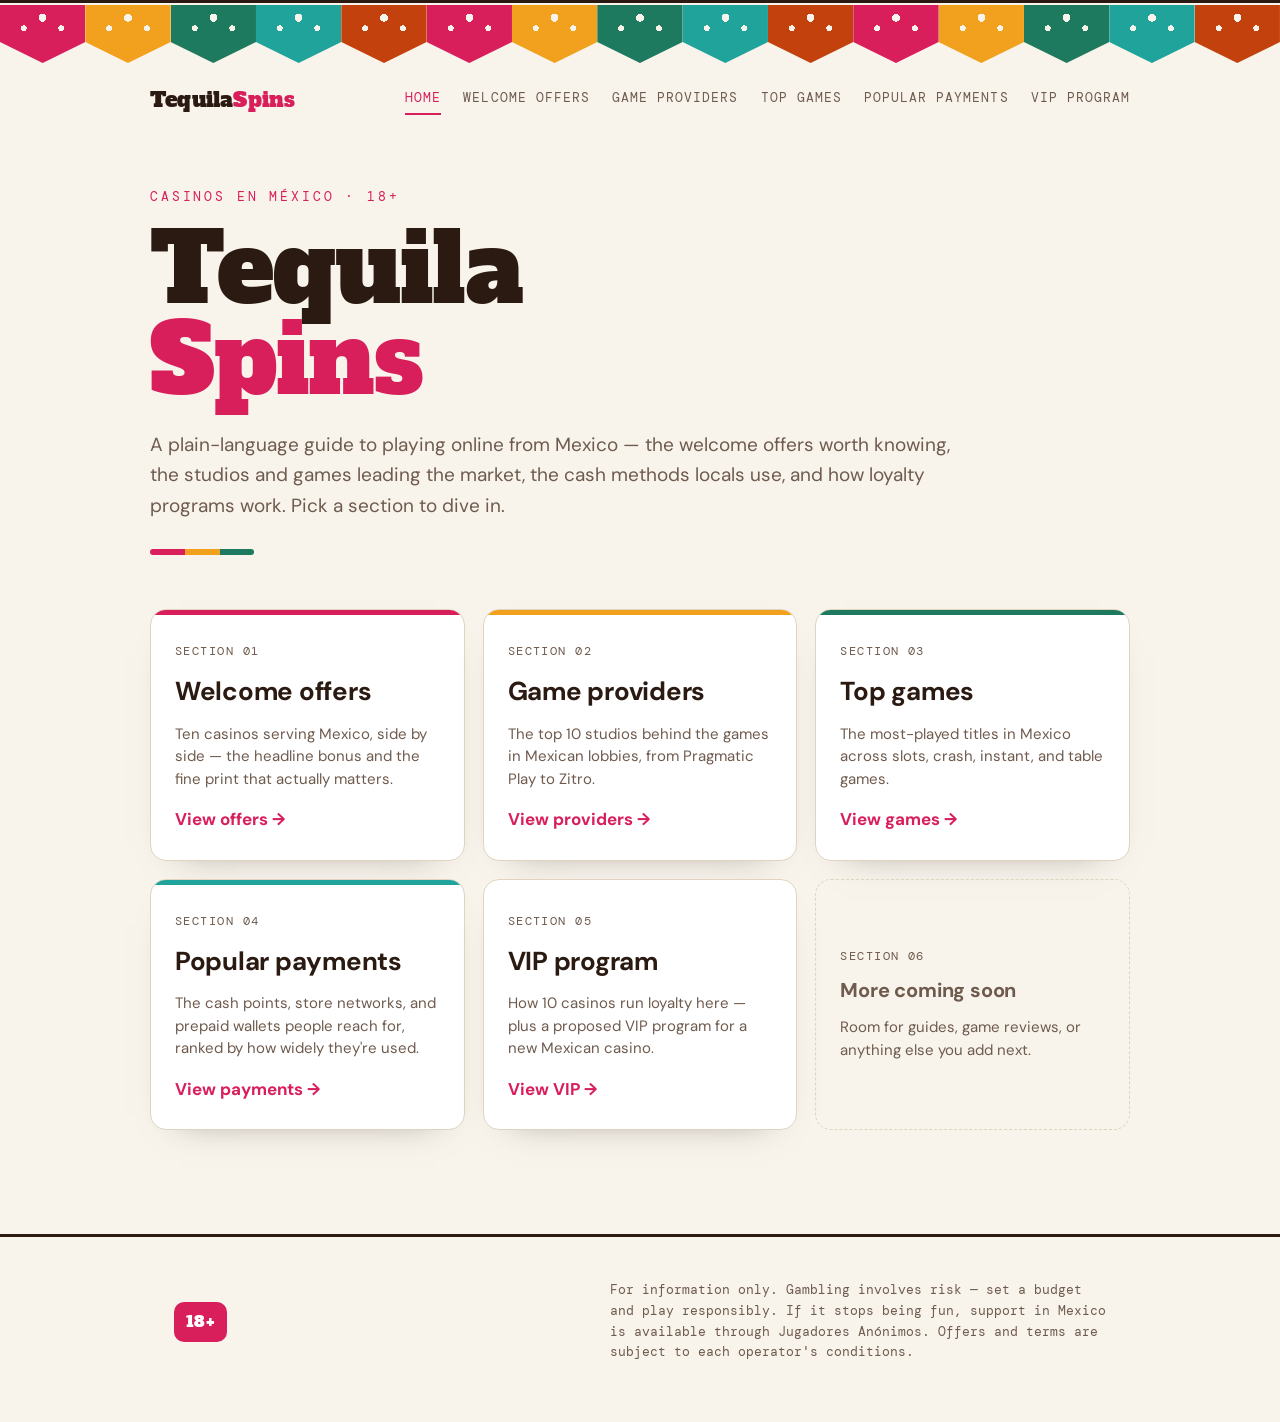
<file: index.html>
<!DOCTYPE html>
<html lang="en">
<head>
<meta charset="UTF-8">
<meta name="viewport" content="width=device-width, initial-scale=1.0">
<title>Tequila Spins · Casinos &amp; Payments in Mexico</title>
<link rel="preconnect" href="https://fonts.googleapis.com">
<link rel="preconnect" href="https://fonts.gstatic.com" crossorigin>
<link href="https://fonts.googleapis.com/css2?family=Alfa+Slab+One&family=DM+Sans:opsz,wght@9..40,400;9..40,500;9..40,700&family=DM+Mono:wght@400;500&display=swap" rel="stylesheet">
<link rel="stylesheet" href="styles.css">
</head>
<body>
<a href="#main" class="skip">Skip to content</a>

<div class="picado" aria-hidden="true">
  <span class="flag"></span><span class="flag"></span><span class="flag"></span>
  <span class="flag"></span><span class="flag"></span><span class="flag"></span>
  <span class="flag"></span><span class="flag"></span><span class="flag"></span>
  <span class="flag"></span><span class="flag"></span><span class="flag"></span>
  <span class="flag"></span><span class="flag"></span><span class="flag"></span>
</div>

<nav class="nav wrap" aria-label="Primary">
  <a class="brand" href="index.html">Tequila<span>Spins</span></a>
  <div class="links">
    <a href="index.html" aria-current="page">Home</a>
    <a href="welcome-offers.html">Welcome offers</a>
    <a href="game-providers.html">Game providers</a>
    <a href="top-games.html">Top games</a>
    <a href="popular-payments.html">Popular payments</a>
    <a href="vip-program.html">VIP program</a>
  </div>
</nav>

<header class="hero wrap">
  <p class="eyebrow">Casinos en México · 18+</p>
  <h1>Tequila<br><span class="accent">Spins</span></h1>
  <p class="lede">A plain-language guide to playing online from Mexico — the welcome offers worth knowing, the studios and games leading the market, the cash methods locals use, and how loyalty programs work. Pick a section to dive in.</p>
  <div class="rule" aria-hidden="true"></div>
</header>

<main id="main">
  <section class="section wrap" aria-label="Explore">
    <div class="hub">
      <a class="hub-card" href="welcome-offers.html">
        <span class="kicker">Section 01</span>
        <h2>Welcome offers</h2>
        <p>Ten casinos serving Mexico, side by side — the headline bonus and the fine print that actually matters.</p>
        <span class="go">View offers →</span>
      </a>

      <a class="hub-card" href="game-providers.html">
        <span class="kicker">Section 02</span>
        <h2>Game providers</h2>
        <p>The top 10 studios behind the games in Mexican lobbies, from Pragmatic Play to Zitro.</p>
        <span class="go">View providers →</span>
      </a>

      <a class="hub-card" href="top-games.html">
        <span class="kicker">Section 03</span>
        <h2>Top games</h2>
        <p>The most-played titles in Mexico across slots, crash, instant, and table games.</p>
        <span class="go">View games →</span>
      </a>

      <a class="hub-card" href="popular-payments.html">
        <span class="kicker">Section 04</span>
        <h2>Popular payments</h2>
        <p>The cash points, store networks, and prepaid wallets people reach for, ranked by how widely they're used.</p>
        <span class="go">View payments →</span>
      </a>

      <a class="hub-card" href="vip-program.html">
        <span class="kicker">Section 05</span>
        <h2>VIP program</h2>
        <p>How 10 casinos run loyalty here — plus a proposed VIP program for a new Mexican casino.</p>
        <span class="go">View VIP →</span>
      </a>

      <div class="hub-card hub-card--soon">
        <span class="kicker">Section 06</span>
        <h2>More coming soon</h2>
        <p>Room for guides, game reviews, or anything else you add next.</p>
      </div>
    </div>
  </section>
</main>

<footer>
  <div class="wrap foot-grid">
    <span class="badge18">18+</span>
    <p class="foot-text">For information only. Gambling involves risk — set a budget and play responsibly. If it stops being fun, support in Mexico is available through Jugadores Anónimos. Offers and terms are subject to each operator's conditions.</p>
  </div>
</footer>
</body>
</html>
</file>
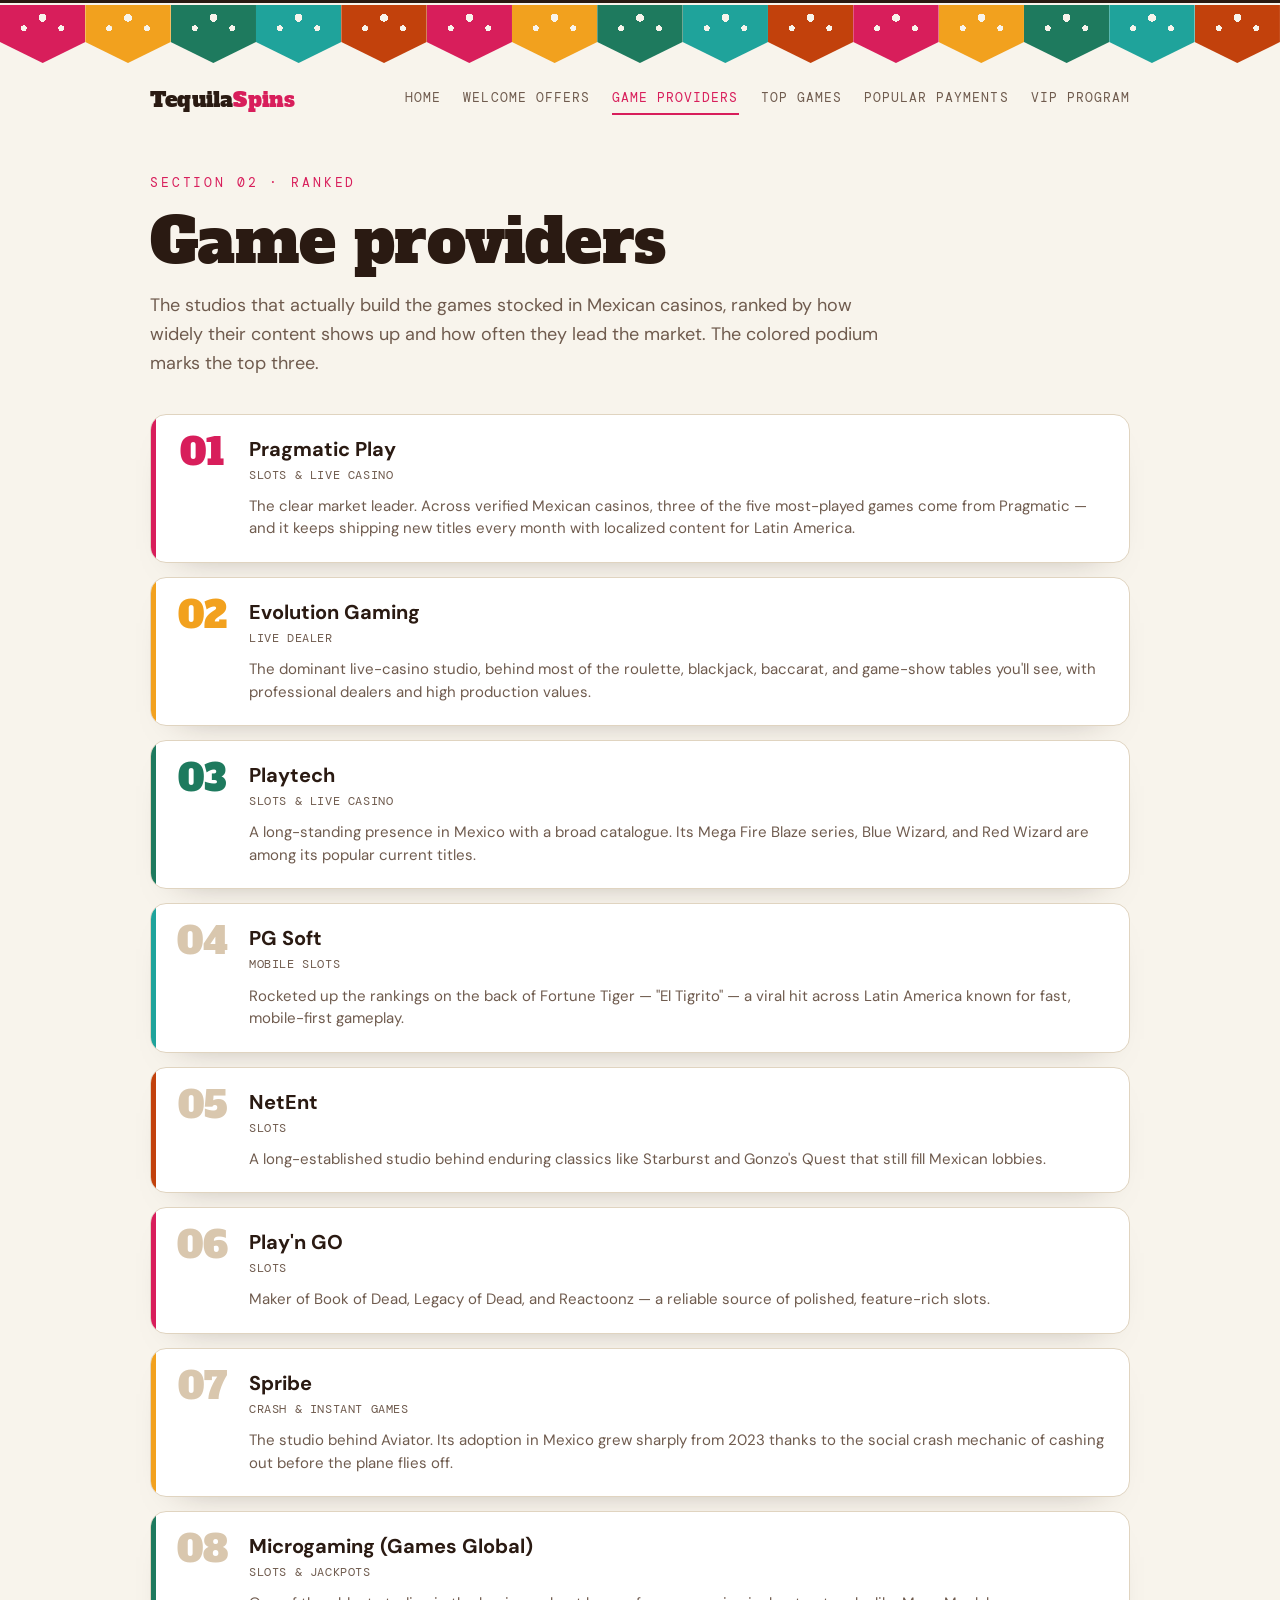
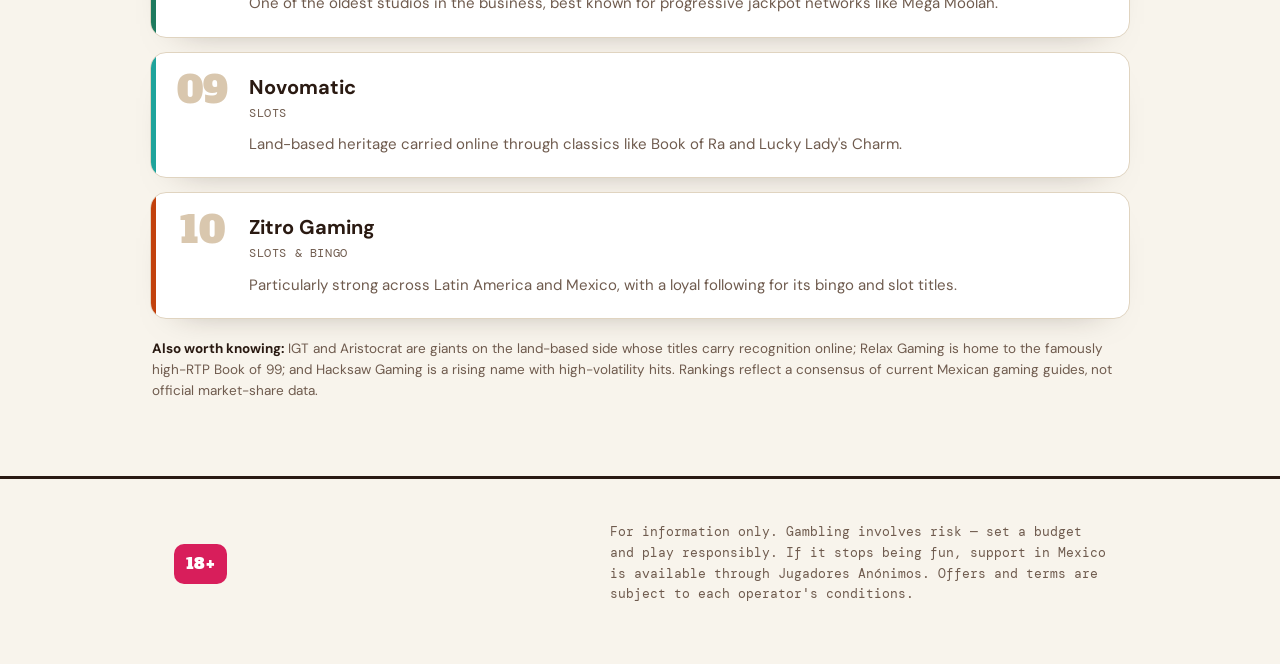
<file: game-providers.html>
<!DOCTYPE html>
<html lang="en">
<head>
<meta charset="UTF-8">
<meta name="viewport" content="width=device-width, initial-scale=1.0">
<title>Game Providers · Tequila Spins</title>
<link rel="preconnect" href="https://fonts.googleapis.com">
<link rel="preconnect" href="https://fonts.gstatic.com" crossorigin>
<link href="https://fonts.googleapis.com/css2?family=Alfa+Slab+One&family=DM+Sans:opsz,wght@9..40,400;9..40,500;9..40,700&family=DM+Mono:wght@400;500&display=swap" rel="stylesheet">
<link rel="stylesheet" href="styles.css">
</head>
<body>
<a href="#main" class="skip">Skip to content</a>

<div class="picado" aria-hidden="true">
  <span class="flag"></span><span class="flag"></span><span class="flag"></span>
  <span class="flag"></span><span class="flag"></span><span class="flag"></span>
  <span class="flag"></span><span class="flag"></span><span class="flag"></span>
  <span class="flag"></span><span class="flag"></span><span class="flag"></span>
  <span class="flag"></span><span class="flag"></span><span class="flag"></span>
</div>

<nav class="nav wrap" aria-label="Primary">
  <a class="brand" href="index.html">Tequila<span>Spins</span></a>
  <div class="links">
    <a href="index.html">Home</a>
    <a href="welcome-offers.html">Welcome offers</a>
    <a href="game-providers.html" aria-current="page">Game providers</a>
    <a href="top-games.html">Top games</a>
    <a href="popular-payments.html">Popular payments</a>
    <a href="vip-program.html">VIP program</a>
  </div>
</nav>

<header class="page-head wrap">
  <p class="eyebrow">Section 02 · ranked</p>
  <h1 class="page-title">Game providers</h1>
  <p class="lede">The studios that actually build the games stocked in Mexican casinos, ranked by how widely their content shows up and how often they lead the market. The colored podium marks the top three.</p>
</header>

<main id="main">
  <section class="section wrap">
    <ol class="ranklist" style="list-style:none;margin:0;padding:0;">
      <li class="rank-item">
        <span class="rank-num">01</span>
        <div class="rank-body">
          <h2 class="rank-name">Pragmatic Play</h2>
          <p class="rank-meta">Slots &amp; live casino</p>
          <p class="rank-desc">The clear market leader. Across verified Mexican casinos, three of the five most-played games come from Pragmatic — and it keeps shipping new titles every month with localized content for Latin America.</p>
        </div>
      </li>
      <li class="rank-item">
        <span class="rank-num">02</span>
        <div class="rank-body">
          <h2 class="rank-name">Evolution Gaming</h2>
          <p class="rank-meta">Live dealer</p>
          <p class="rank-desc">The dominant live-casino studio, behind most of the roulette, blackjack, baccarat, and game-show tables you'll see, with professional dealers and high production values.</p>
        </div>
      </li>
      <li class="rank-item">
        <span class="rank-num">03</span>
        <div class="rank-body">
          <h2 class="rank-name">Playtech</h2>
          <p class="rank-meta">Slots &amp; live casino</p>
          <p class="rank-desc">A long-standing presence in Mexico with a broad catalogue. Its Mega Fire Blaze series, Blue Wizard, and Red Wizard are among its popular current titles.</p>
        </div>
      </li>
      <li class="rank-item">
        <span class="rank-num">04</span>
        <div class="rank-body">
          <h2 class="rank-name">PG Soft</h2>
          <p class="rank-meta">Mobile slots</p>
          <p class="rank-desc">Rocketed up the rankings on the back of Fortune Tiger — "El Tigrito" — a viral hit across Latin America known for fast, mobile-first gameplay.</p>
        </div>
      </li>
      <li class="rank-item">
        <span class="rank-num">05</span>
        <div class="rank-body">
          <h2 class="rank-name">NetEnt</h2>
          <p class="rank-meta">Slots</p>
          <p class="rank-desc">A long-established studio behind enduring classics like Starburst and Gonzo's Quest that still fill Mexican lobbies.</p>
        </div>
      </li>
      <li class="rank-item">
        <span class="rank-num">06</span>
        <div class="rank-body">
          <h2 class="rank-name">Play'n GO</h2>
          <p class="rank-meta">Slots</p>
          <p class="rank-desc">Maker of Book of Dead, Legacy of Dead, and Reactoonz — a reliable source of polished, feature-rich slots.</p>
        </div>
      </li>
      <li class="rank-item">
        <span class="rank-num">07</span>
        <div class="rank-body">
          <h2 class="rank-name">Spribe</h2>
          <p class="rank-meta">Crash &amp; instant games</p>
          <p class="rank-desc">The studio behind Aviator. Its adoption in Mexico grew sharply from 2023 thanks to the social crash mechanic of cashing out before the plane flies off.</p>
        </div>
      </li>
      <li class="rank-item">
        <span class="rank-num">08</span>
        <div class="rank-body">
          <h2 class="rank-name">Microgaming (Games Global)</h2>
          <p class="rank-meta">Slots &amp; jackpots</p>
          <p class="rank-desc">One of the oldest studios in the business, best known for progressive jackpot networks like Mega Moolah.</p>
        </div>
      </li>
      <li class="rank-item">
        <span class="rank-num">09</span>
        <div class="rank-body">
          <h2 class="rank-name">Novomatic</h2>
          <p class="rank-meta">Slots</p>
          <p class="rank-desc">Land-based heritage carried online through classics like Book of Ra and Lucky Lady's Charm.</p>
        </div>
      </li>
      <li class="rank-item">
        <span class="rank-num">10</span>
        <div class="rank-body">
          <h2 class="rank-name">Zitro Gaming</h2>
          <p class="rank-meta">Slots &amp; bingo</p>
          <p class="rank-desc">Particularly strong across Latin America and Mexico, with a loyal following for its bingo and slot titles.</p>
        </div>
      </li>
    </ol>

    <p class="note"><b>Also worth knowing:</b> IGT and Aristocrat are giants on the land-based side whose titles carry recognition online; Relax Gaming is home to the famously high-RTP Book of 99; and Hacksaw Gaming is a rising name with high-volatility hits. Rankings reflect a consensus of current Mexican gaming guides, not official market-share data.</p>
  </section>
</main>

<footer>
  <div class="wrap foot-grid">
    <span class="badge18">18+</span>
    <p class="foot-text">For information only. Gambling involves risk — set a budget and play responsibly. If it stops being fun, support in Mexico is available through Jugadores Anónimos. Offers and terms are subject to each operator's conditions.</p>
  </div>
</footer>
</body>
</html>
</file>
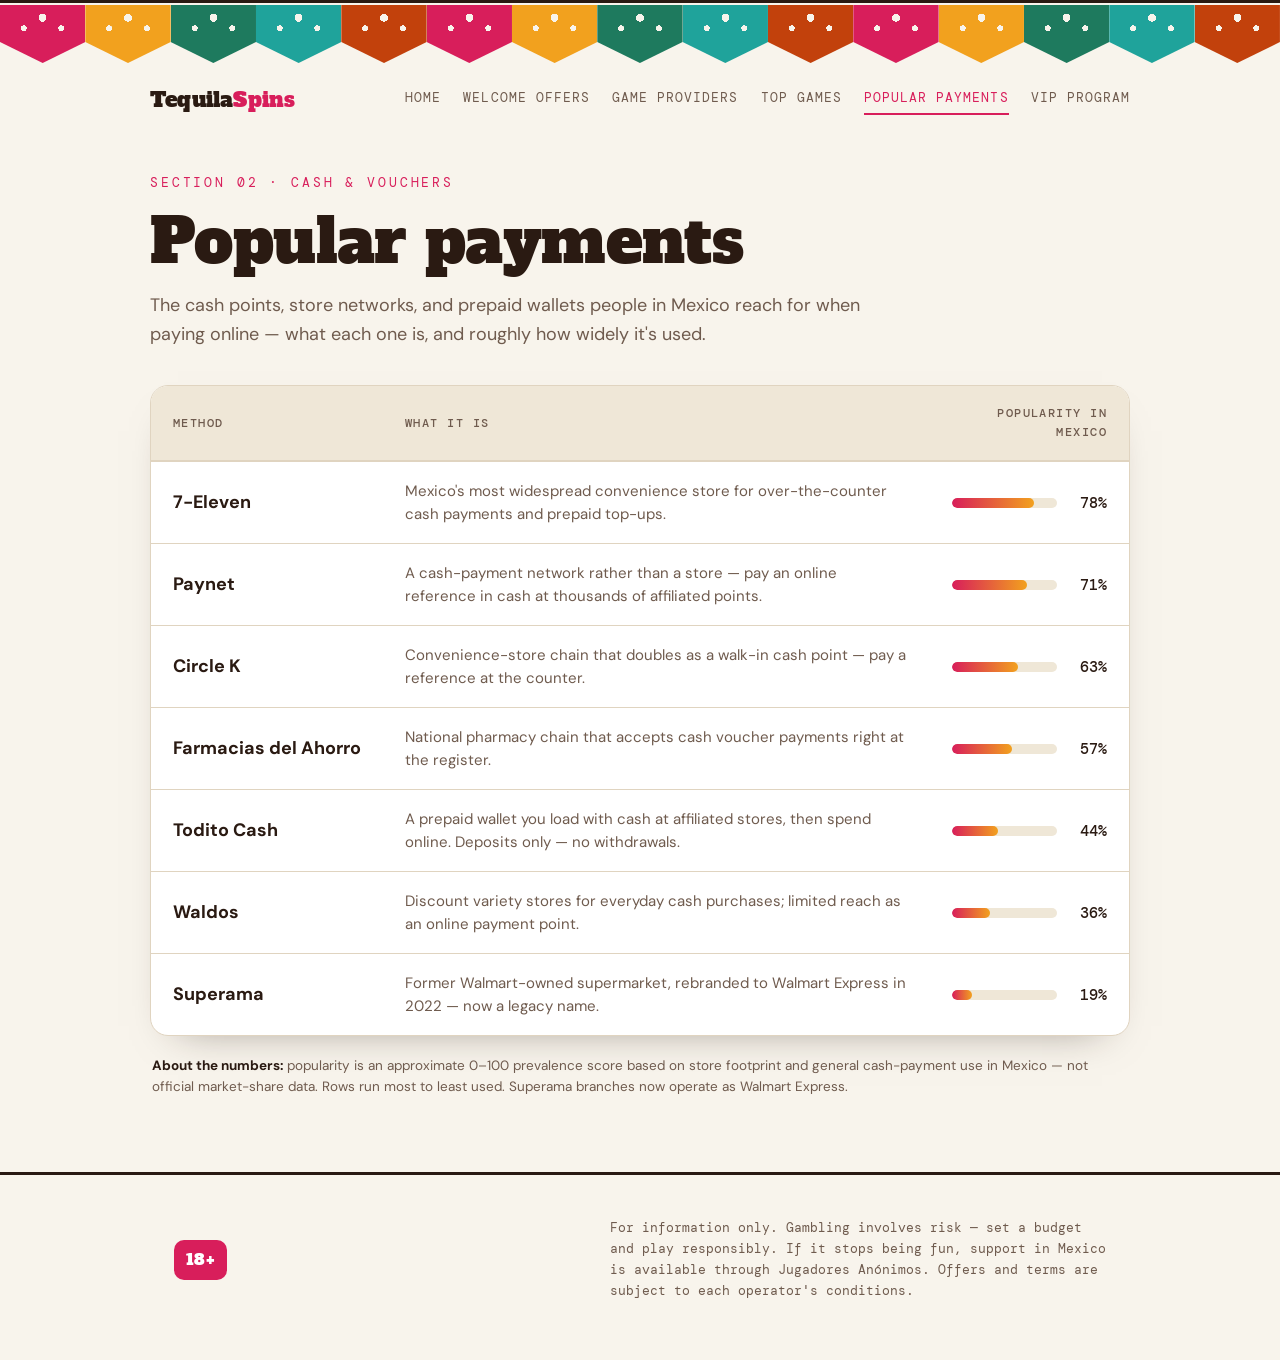
<file: popular-payments.html>
<!DOCTYPE html>
<html lang="en">
<head>
<meta charset="UTF-8">
<meta name="viewport" content="width=device-width, initial-scale=1.0">
<title>Popular Payments · Tequila Spins</title>
<link rel="preconnect" href="https://fonts.googleapis.com">
<link rel="preconnect" href="https://fonts.gstatic.com" crossorigin>
<link href="https://fonts.googleapis.com/css2?family=Alfa+Slab+One&family=DM+Sans:opsz,wght@9..40,400;9..40,500;9..40,700&family=DM+Mono:wght@400;500&display=swap" rel="stylesheet">
<link rel="stylesheet" href="styles.css">
</head>
<body>
<a href="#main" class="skip">Skip to content</a>

<div class="picado" aria-hidden="true">
  <span class="flag"></span><span class="flag"></span><span class="flag"></span>
  <span class="flag"></span><span class="flag"></span><span class="flag"></span>
  <span class="flag"></span><span class="flag"></span><span class="flag"></span>
  <span class="flag"></span><span class="flag"></span><span class="flag"></span>
  <span class="flag"></span><span class="flag"></span><span class="flag"></span>
</div>

<nav class="nav wrap" aria-label="Primary">
  <a class="brand" href="index.html">Tequila<span>Spins</span></a>
  <div class="links">
    <a href="index.html">Home</a>
    <a href="welcome-offers.html">Welcome offers</a>
    <a href="game-providers.html">Game providers</a>
    <a href="top-games.html">Top games</a>
    <a href="popular-payments.html" aria-current="page">Popular payments</a>
    <a href="vip-program.html">VIP program</a>
  </div>
</nav>

<header class="page-head wrap">
  <p class="eyebrow">Section 02 · cash &amp; vouchers</p>
  <h1 class="page-title">Popular payments</h1>
  <p class="lede">The cash points, store networks, and prepaid wallets people in Mexico reach for when paying online — what each one is, and roughly how widely it's used.</p>
</header>

<main id="main">
  <section class="section wrap">
    <div class="card">
      <table>
        <thead>
          <tr>
            <th scope="col">Method</th>
            <th scope="col">What it is</th>
            <th scope="col">Popularity in Mexico</th>
          </tr>
        </thead>
        <tbody>
          <tr>
            <td class="method">7-Eleven</td>
            <td class="pdesc">Mexico's most widespread convenience store for over-the-counter cash payments and prepaid top-ups.</td>
            <td class="pop"><div class="pop-inner"><span class="bar"><span class="bar__fill" style="--pct:78%"></span></span><span class="pct">78%</span></div></td>
          </tr>
          <tr>
            <td class="method">Paynet</td>
            <td class="pdesc">A cash-payment network rather than a store — pay an online reference in cash at thousands of affiliated points.</td>
            <td class="pop"><div class="pop-inner"><span class="bar"><span class="bar__fill" style="--pct:71%"></span></span><span class="pct">71%</span></div></td>
          </tr>
          <tr>
            <td class="method">Circle K</td>
            <td class="pdesc">Convenience-store chain that doubles as a walk-in cash point — pay a reference at the counter.</td>
            <td class="pop"><div class="pop-inner"><span class="bar"><span class="bar__fill" style="--pct:63%"></span></span><span class="pct">63%</span></div></td>
          </tr>
          <tr>
            <td class="method">Farmacias del Ahorro</td>
            <td class="pdesc">National pharmacy chain that accepts cash voucher payments right at the register.</td>
            <td class="pop"><div class="pop-inner"><span class="bar"><span class="bar__fill" style="--pct:57%"></span></span><span class="pct">57%</span></div></td>
          </tr>
          <tr>
            <td class="method">Todito Cash</td>
            <td class="pdesc">A prepaid wallet you load with cash at affiliated stores, then spend online. Deposits only — no withdrawals.</td>
            <td class="pop"><div class="pop-inner"><span class="bar"><span class="bar__fill" style="--pct:44%"></span></span><span class="pct">44%</span></div></td>
          </tr>
          <tr>
            <td class="method">Waldos</td>
            <td class="pdesc">Discount variety stores for everyday cash purchases; limited reach as an online payment point.</td>
            <td class="pop"><div class="pop-inner"><span class="bar"><span class="bar__fill" style="--pct:36%"></span></span><span class="pct">36%</span></div></td>
          </tr>
          <tr>
            <td class="method">Superama</td>
            <td class="pdesc">Former Walmart-owned supermarket, rebranded to Walmart Express in 2022 — now a legacy name.</td>
            <td class="pop"><div class="pop-inner"><span class="bar"><span class="bar__fill" style="--pct:19%"></span></span><span class="pct">19%</span></div></td>
          </tr>
        </tbody>
      </table>
    </div>

    <p class="note"><b>About the numbers:</b> popularity is an approximate 0–100 prevalence score based on store footprint and general cash-payment use in Mexico — not official market-share data. Rows run most to least used. Superama branches now operate as Walmart Express.</p>
  </section>
</main>

<footer>
  <div class="wrap foot-grid">
    <span class="badge18">18+</span>
    <p class="foot-text">For information only. Gambling involves risk — set a budget and play responsibly. If it stops being fun, support in Mexico is available through Jugadores Anónimos. Offers and terms are subject to each operator's conditions.</p>
  </div>
</footer>

<script>
  window.addEventListener('load', function(){
    requestAnimationFrame(function(){ document.body.classList.add('is-loaded'); });
  });
</script>
</body>
</html>
</file>
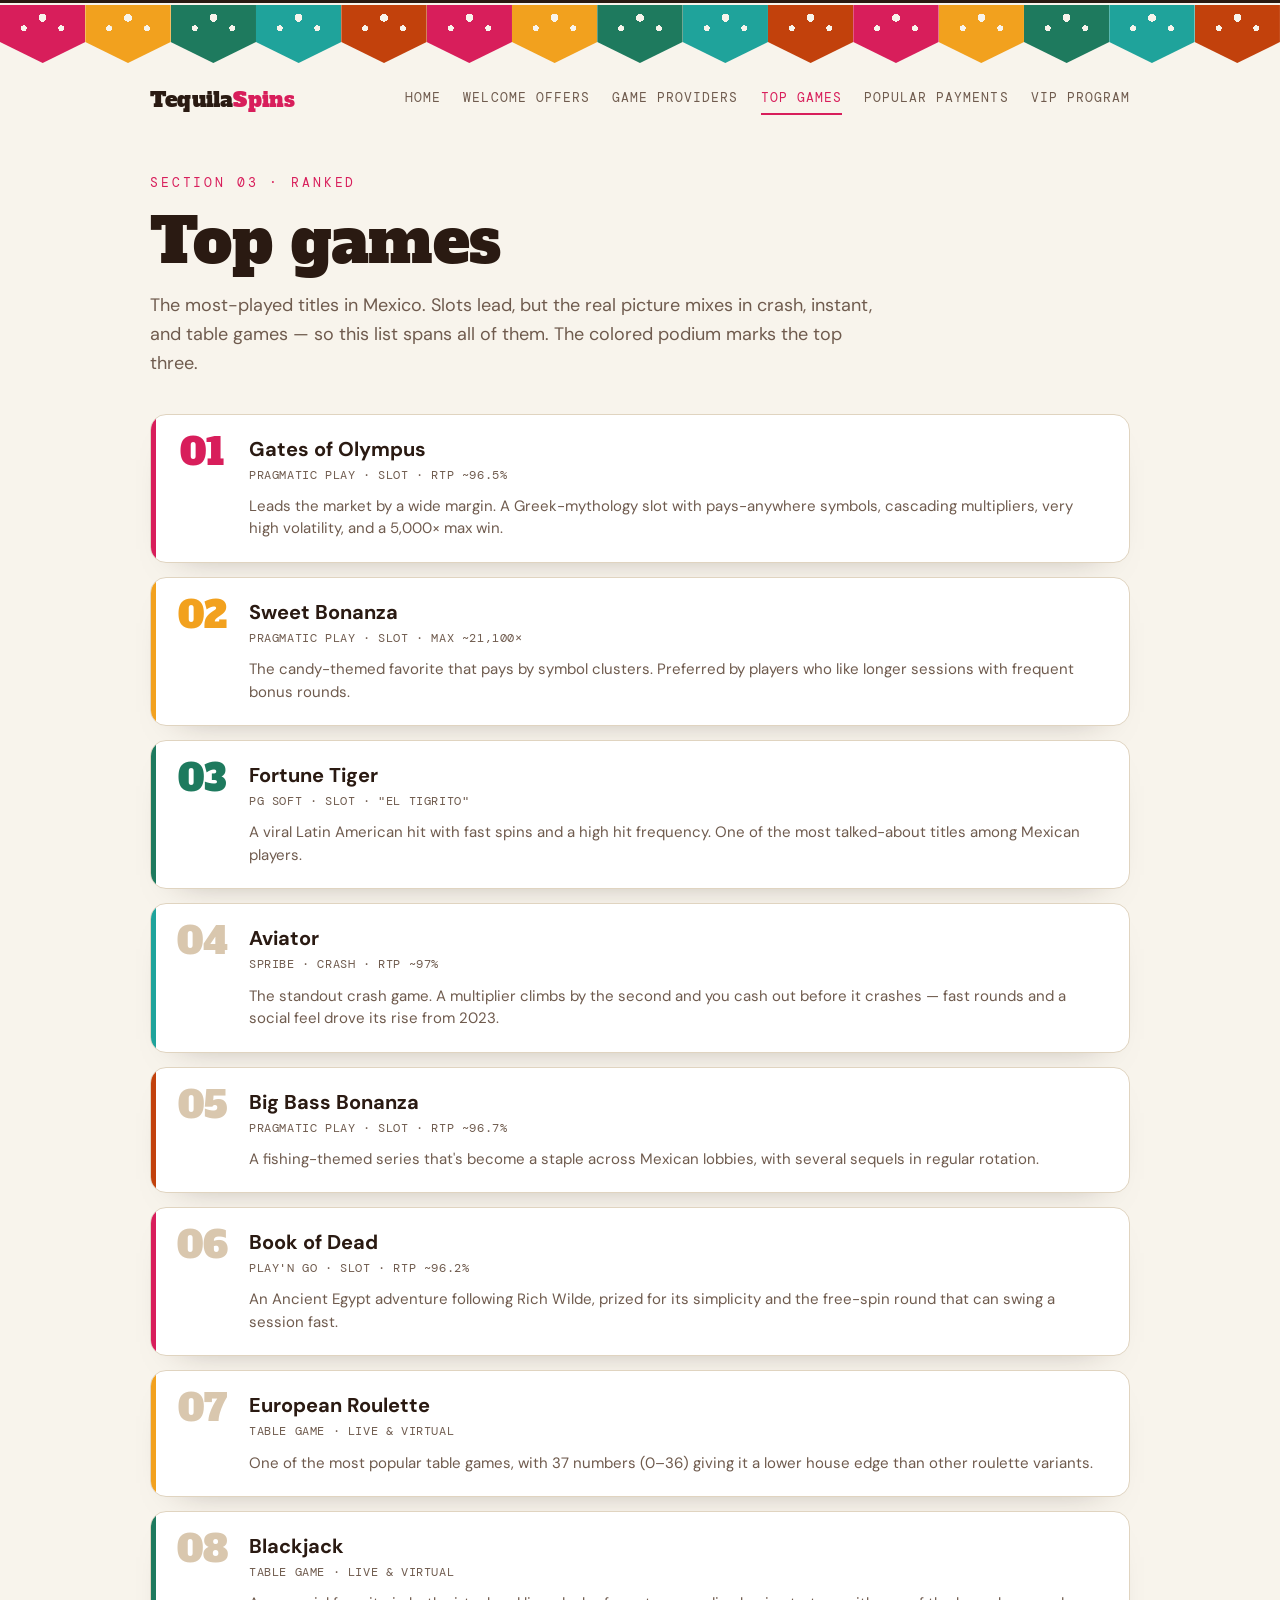
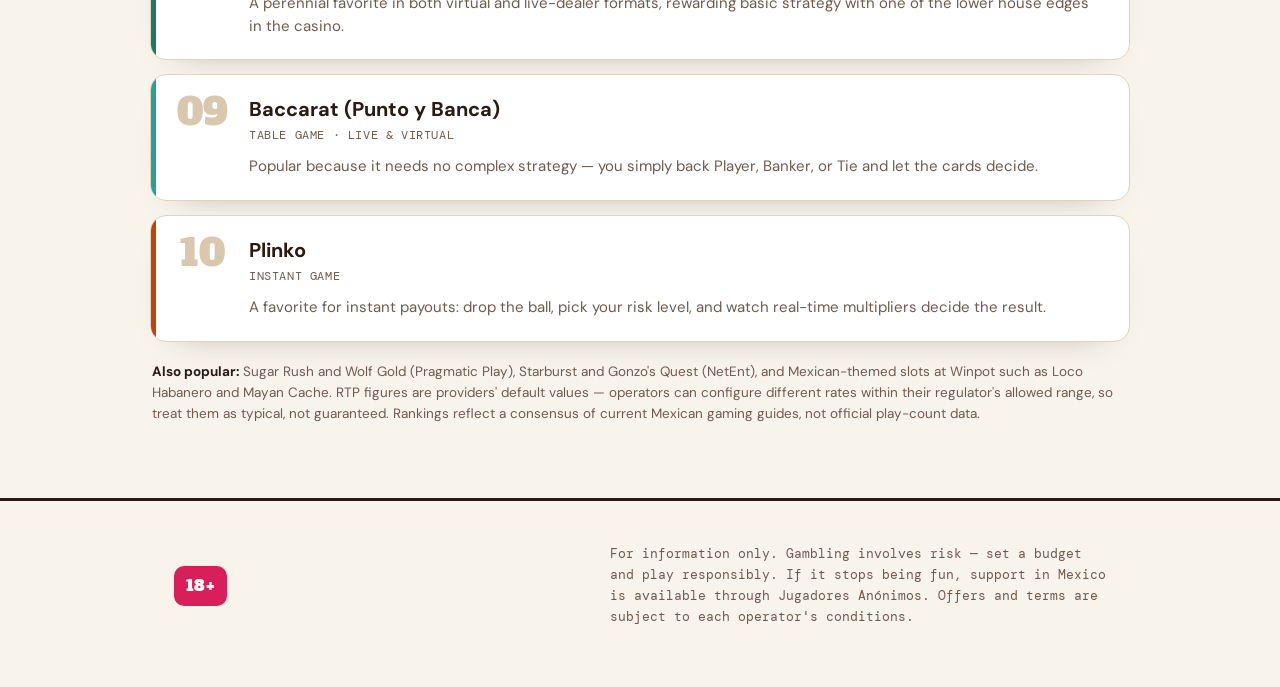
<file: top-games.html>
<!DOCTYPE html>
<html lang="en">
<head>
<meta charset="UTF-8">
<meta name="viewport" content="width=device-width, initial-scale=1.0">
<title>Top Games · Tequila Spins</title>
<link rel="preconnect" href="https://fonts.googleapis.com">
<link rel="preconnect" href="https://fonts.gstatic.com" crossorigin>
<link href="https://fonts.googleapis.com/css2?family=Alfa+Slab+One&family=DM+Sans:opsz,wght@9..40,400;9..40,500;9..40,700&family=DM+Mono:wght@400;500&display=swap" rel="stylesheet">
<link rel="stylesheet" href="styles.css">
</head>
<body>
<a href="#main" class="skip">Skip to content</a>

<div class="picado" aria-hidden="true">
  <span class="flag"></span><span class="flag"></span><span class="flag"></span>
  <span class="flag"></span><span class="flag"></span><span class="flag"></span>
  <span class="flag"></span><span class="flag"></span><span class="flag"></span>
  <span class="flag"></span><span class="flag"></span><span class="flag"></span>
  <span class="flag"></span><span class="flag"></span><span class="flag"></span>
</div>

<nav class="nav wrap" aria-label="Primary">
  <a class="brand" href="index.html">Tequila<span>Spins</span></a>
  <div class="links">
    <a href="index.html">Home</a>
    <a href="welcome-offers.html">Welcome offers</a>
    <a href="game-providers.html">Game providers</a>
    <a href="top-games.html" aria-current="page">Top games</a>
    <a href="popular-payments.html">Popular payments</a>
    <a href="vip-program.html">VIP program</a>
  </div>
</nav>

<header class="page-head wrap">
  <p class="eyebrow">Section 03 · ranked</p>
  <h1 class="page-title">Top games</h1>
  <p class="lede">The most-played titles in Mexico. Slots lead, but the real picture mixes in crash, instant, and table games — so this list spans all of them. The colored podium marks the top three.</p>
</header>

<main id="main">
  <section class="section wrap">
    <ol class="ranklist" style="list-style:none;margin:0;padding:0;">
      <li class="rank-item">
        <span class="rank-num">01</span>
        <div class="rank-body">
          <h2 class="rank-name">Gates of Olympus</h2>
          <p class="rank-meta">Pragmatic Play · Slot · RTP ~96.5%</p>
          <p class="rank-desc">Leads the market by a wide margin. A Greek-mythology slot with pays-anywhere symbols, cascading multipliers, very high volatility, and a 5,000× max win.</p>
        </div>
      </li>
      <li class="rank-item">
        <span class="rank-num">02</span>
        <div class="rank-body">
          <h2 class="rank-name">Sweet Bonanza</h2>
          <p class="rank-meta">Pragmatic Play · Slot · max ~21,100×</p>
          <p class="rank-desc">The candy-themed favorite that pays by symbol clusters. Preferred by players who like longer sessions with frequent bonus rounds.</p>
        </div>
      </li>
      <li class="rank-item">
        <span class="rank-num">03</span>
        <div class="rank-body">
          <h2 class="rank-name">Fortune Tiger</h2>
          <p class="rank-meta">PG Soft · Slot · "El Tigrito"</p>
          <p class="rank-desc">A viral Latin American hit with fast spins and a high hit frequency. One of the most talked-about titles among Mexican players.</p>
        </div>
      </li>
      <li class="rank-item">
        <span class="rank-num">04</span>
        <div class="rank-body">
          <h2 class="rank-name">Aviator</h2>
          <p class="rank-meta">Spribe · Crash · RTP ~97%</p>
          <p class="rank-desc">The standout crash game. A multiplier climbs by the second and you cash out before it crashes — fast rounds and a social feel drove its rise from 2023.</p>
        </div>
      </li>
      <li class="rank-item">
        <span class="rank-num">05</span>
        <div class="rank-body">
          <h2 class="rank-name">Big Bass Bonanza</h2>
          <p class="rank-meta">Pragmatic Play · Slot · RTP ~96.7%</p>
          <p class="rank-desc">A fishing-themed series that's become a staple across Mexican lobbies, with several sequels in regular rotation.</p>
        </div>
      </li>
      <li class="rank-item">
        <span class="rank-num">06</span>
        <div class="rank-body">
          <h2 class="rank-name">Book of Dead</h2>
          <p class="rank-meta">Play'n GO · Slot · RTP ~96.2%</p>
          <p class="rank-desc">An Ancient Egypt adventure following Rich Wilde, prized for its simplicity and the free-spin round that can swing a session fast.</p>
        </div>
      </li>
      <li class="rank-item">
        <span class="rank-num">07</span>
        <div class="rank-body">
          <h2 class="rank-name">European Roulette</h2>
          <p class="rank-meta">Table game · live &amp; virtual</p>
          <p class="rank-desc">One of the most popular table games, with 37 numbers (0–36) giving it a lower house edge than other roulette variants.</p>
        </div>
      </li>
      <li class="rank-item">
        <span class="rank-num">08</span>
        <div class="rank-body">
          <h2 class="rank-name">Blackjack</h2>
          <p class="rank-meta">Table game · live &amp; virtual</p>
          <p class="rank-desc">A perennial favorite in both virtual and live-dealer formats, rewarding basic strategy with one of the lower house edges in the casino.</p>
        </div>
      </li>
      <li class="rank-item">
        <span class="rank-num">09</span>
        <div class="rank-body">
          <h2 class="rank-name">Baccarat (Punto y Banca)</h2>
          <p class="rank-meta">Table game · live &amp; virtual</p>
          <p class="rank-desc">Popular because it needs no complex strategy — you simply back Player, Banker, or Tie and let the cards decide.</p>
        </div>
      </li>
      <li class="rank-item">
        <span class="rank-num">10</span>
        <div class="rank-body">
          <h2 class="rank-name">Plinko</h2>
          <p class="rank-meta">Instant game</p>
          <p class="rank-desc">A favorite for instant payouts: drop the ball, pick your risk level, and watch real-time multipliers decide the result.</p>
        </div>
      </li>
    </ol>

    <p class="note"><b>Also popular:</b> Sugar Rush and Wolf Gold (Pragmatic Play), Starburst and Gonzo's Quest (NetEnt), and Mexican-themed slots at Winpot such as Loco Habanero and Mayan Cache. RTP figures are providers' default values — operators can configure different rates within their regulator's allowed range, so treat them as typical, not guaranteed. Rankings reflect a consensus of current Mexican gaming guides, not official play-count data.</p>
  </section>
</main>

<footer>
  <div class="wrap foot-grid">
    <span class="badge18">18+</span>
    <p class="foot-text">For information only. Gambling involves risk — set a budget and play responsibly. If it stops being fun, support in Mexico is available through Jugadores Anónimos. Offers and terms are subject to each operator's conditions.</p>
  </div>
</footer>
</body>
</html>
</file>
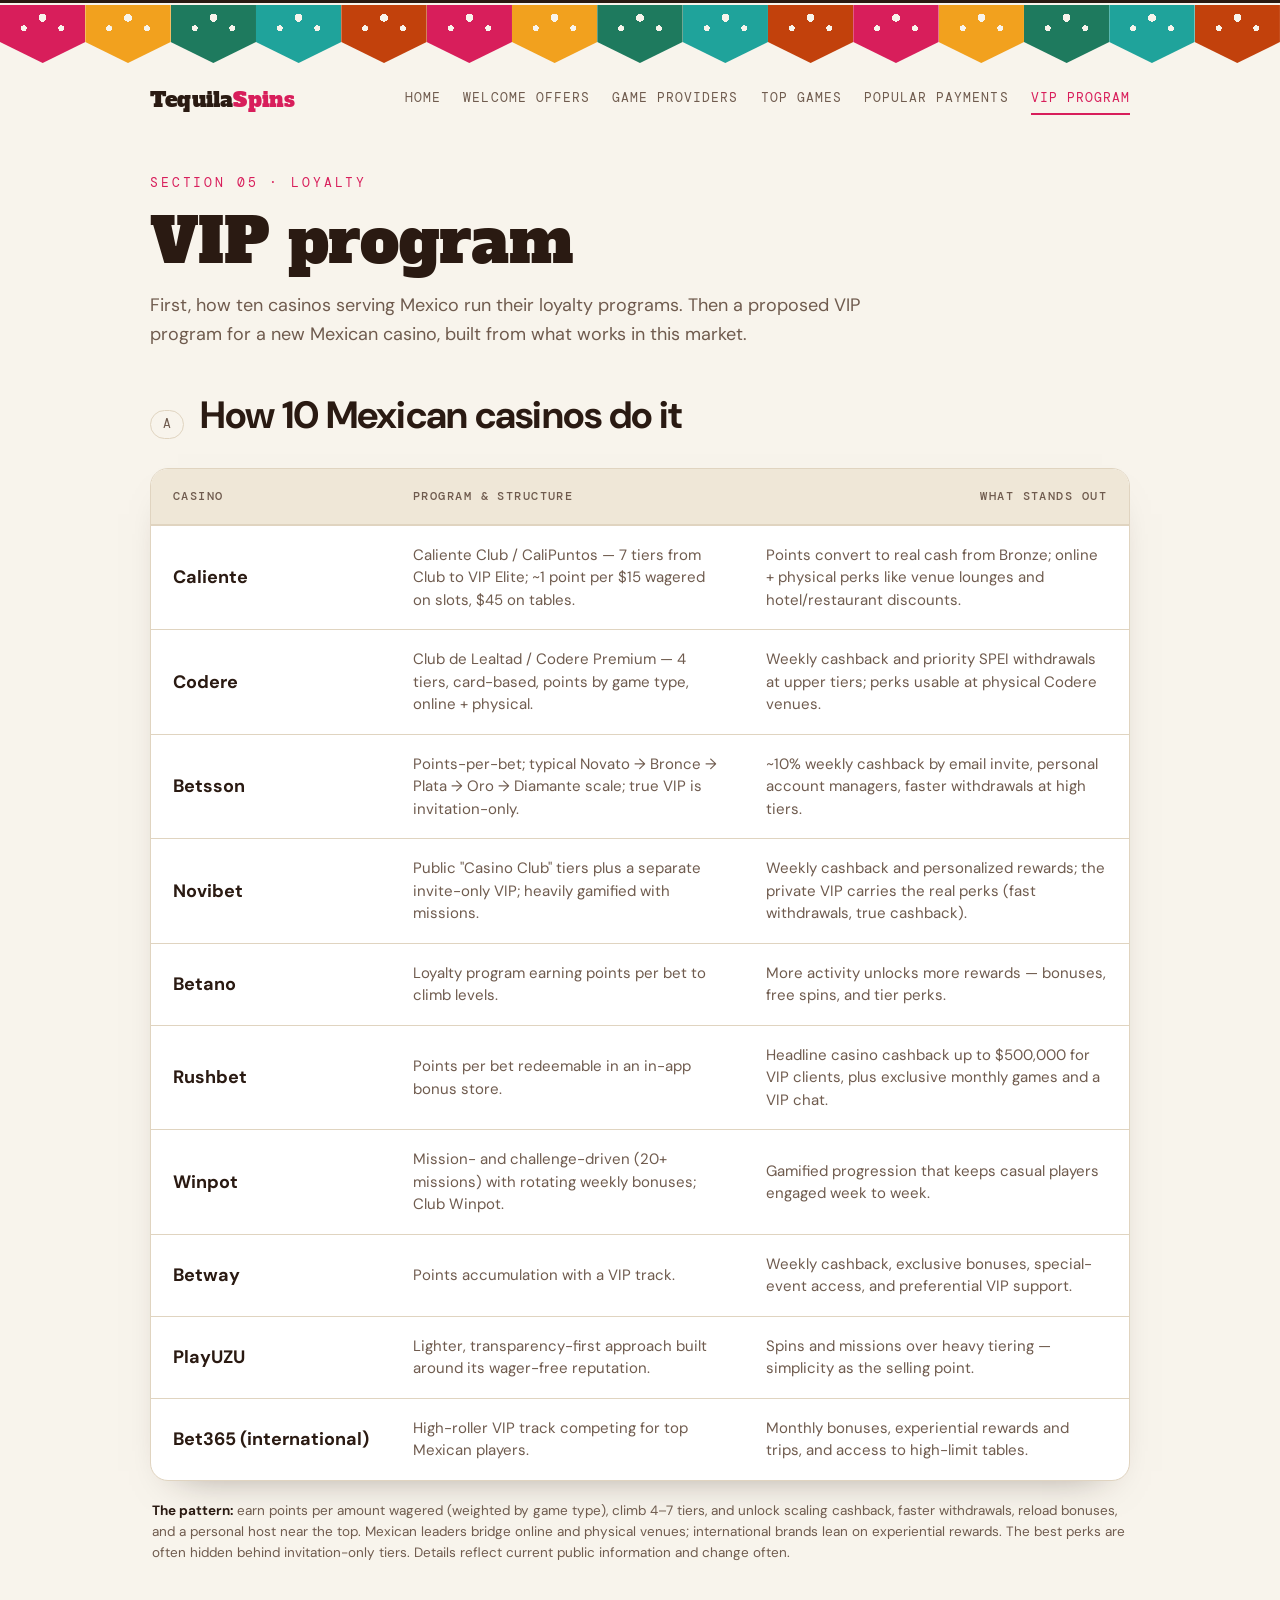
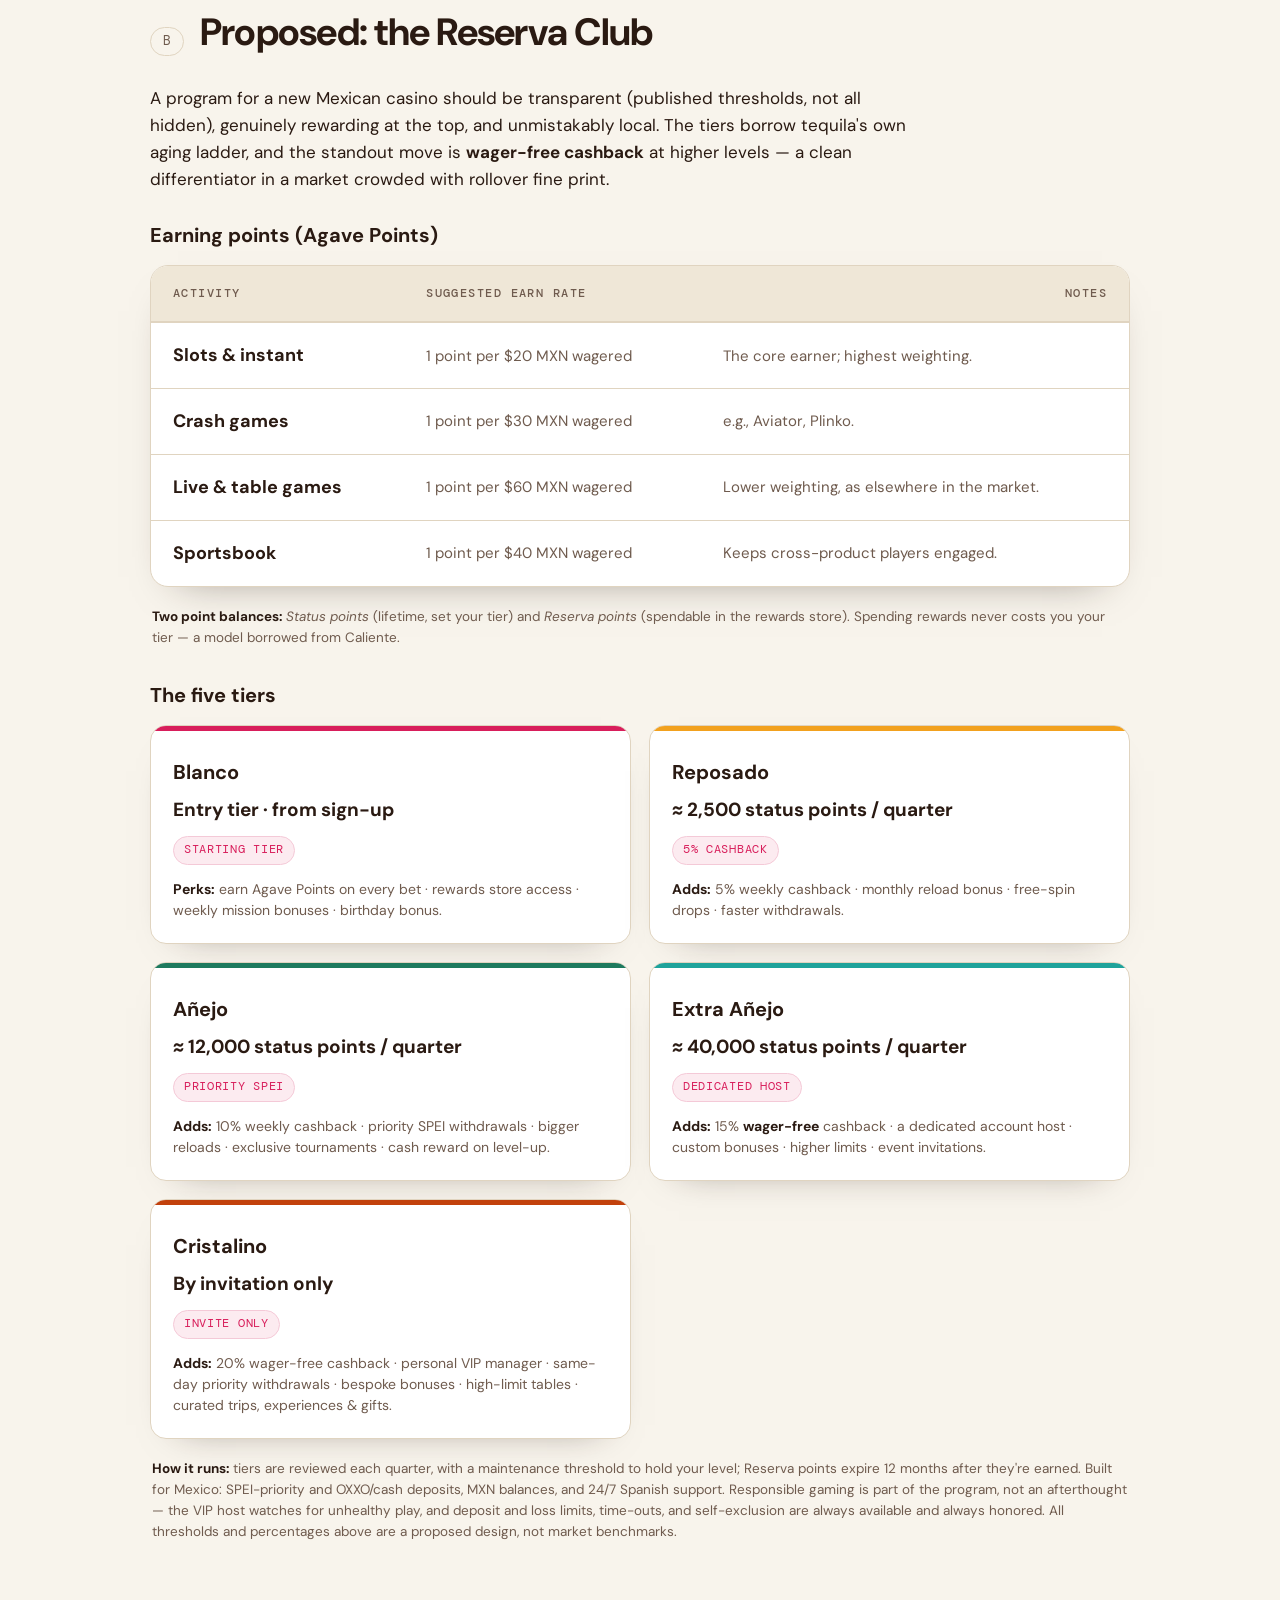
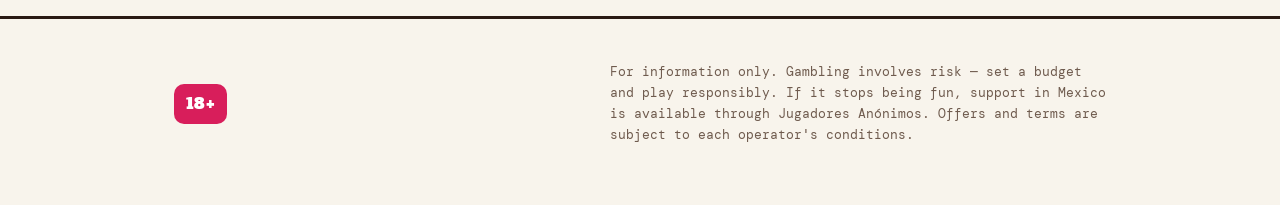
<file: vip-program.html>
<!DOCTYPE html>
<html lang="en">
<head>
<meta charset="UTF-8">
<meta name="viewport" content="width=device-width, initial-scale=1.0">
<title>VIP Program · Tequila Spins</title>
<link rel="preconnect" href="https://fonts.googleapis.com">
<link rel="preconnect" href="https://fonts.gstatic.com" crossorigin>
<link href="https://fonts.googleapis.com/css2?family=Alfa+Slab+One&family=DM+Sans:opsz,wght@9..40,400;9..40,500;9..40,700&family=DM+Mono:wght@400;500&display=swap" rel="stylesheet">
<link rel="stylesheet" href="styles.css">
</head>
<body>
<a href="#main" class="skip">Skip to content</a>

<div class="picado" aria-hidden="true">
  <span class="flag"></span><span class="flag"></span><span class="flag"></span>
  <span class="flag"></span><span class="flag"></span><span class="flag"></span>
  <span class="flag"></span><span class="flag"></span><span class="flag"></span>
  <span class="flag"></span><span class="flag"></span><span class="flag"></span>
  <span class="flag"></span><span class="flag"></span><span class="flag"></span>
</div>

<nav class="nav wrap" aria-label="Primary">
  <a class="brand" href="index.html">Tequila<span>Spins</span></a>
  <div class="links">
    <a href="index.html">Home</a>
    <a href="welcome-offers.html">Welcome offers</a>
    <a href="game-providers.html">Game providers</a>
    <a href="top-games.html">Top games</a>
    <a href="popular-payments.html">Popular payments</a>
    <a href="vip-program.html" aria-current="page">VIP program</a>
  </div>
</nav>

<header class="page-head wrap">
  <p class="eyebrow">Section 05 · loyalty</p>
  <h1 class="page-title">VIP program</h1>
  <p class="lede">First, how ten casinos serving Mexico run their loyalty programs. Then a proposed VIP program for a new Mexican casino, built from what works in this market.</p>
</header>

<main id="main">
  <!-- ===== Research ===== -->
  <section class="section wrap">
    <div class="section-head">
      <span class="num">A</span>
      <h2>How 10 Mexican casinos do it</h2>
    </div>

    <div class="card">
      <table>
        <thead>
          <tr>
            <th scope="col">Casino</th>
            <th scope="col">Program &amp; structure</th>
            <th scope="col">What stands out</th>
          </tr>
        </thead>
        <tbody>
          <tr><td class="method">Caliente</td><td class="pdesc">Caliente Club / CaliPuntos — 7 tiers from Club to VIP Elite; ~1 point per $15 wagered on slots, $45 on tables.</td><td class="pdesc">Points convert to real cash from Bronze; online + physical perks like venue lounges and hotel/restaurant discounts.</td></tr>
          <tr><td class="method">Codere</td><td class="pdesc">Club de Lealtad / Codere Premium — 4 tiers, card-based, points by game type, online + physical.</td><td class="pdesc">Weekly cashback and priority SPEI withdrawals at upper tiers; perks usable at physical Codere venues.</td></tr>
          <tr><td class="method">Betsson</td><td class="pdesc">Points-per-bet; typical Novato → Bronce → Plata → Oro → Diamante scale; true VIP is invitation-only.</td><td class="pdesc">~10% weekly cashback by email invite, personal account managers, faster withdrawals at high tiers.</td></tr>
          <tr><td class="method">Novibet</td><td class="pdesc">Public "Casino Club" tiers plus a separate invite-only VIP; heavily gamified with missions.</td><td class="pdesc">Weekly cashback and personalized rewards; the private VIP carries the real perks (fast withdrawals, true cashback).</td></tr>
          <tr><td class="method">Betano</td><td class="pdesc">Loyalty program earning points per bet to climb levels.</td><td class="pdesc">More activity unlocks more rewards — bonuses, free spins, and tier perks.</td></tr>
          <tr><td class="method">Rushbet</td><td class="pdesc">Points per bet redeemable in an in-app bonus store.</td><td class="pdesc">Headline casino cashback up to $500,000 for VIP clients, plus exclusive monthly games and a VIP chat.</td></tr>
          <tr><td class="method">Winpot</td><td class="pdesc">Mission- and challenge-driven (20+ missions) with rotating weekly bonuses; Club Winpot.</td><td class="pdesc">Gamified progression that keeps casual players engaged week to week.</td></tr>
          <tr><td class="method">Betway</td><td class="pdesc">Points accumulation with a VIP track.</td><td class="pdesc">Weekly cashback, exclusive bonuses, special-event access, and preferential VIP support.</td></tr>
          <tr><td class="method">PlayUZU</td><td class="pdesc">Lighter, transparency-first approach built around its wager-free reputation.</td><td class="pdesc">Spins and missions over heavy tiering — simplicity as the selling point.</td></tr>
          <tr><td class="method">Bet365 (international)</td><td class="pdesc">High-roller VIP track competing for top Mexican players.</td><td class="pdesc">Monthly bonuses, experiential rewards and trips, and access to high-limit tables.</td></tr>
        </tbody>
      </table>
    </div>

    <p class="note"><b>The pattern:</b> earn points per amount wagered (weighted by game type), climb 4–7 tiers, and unlock scaling cashback, faster withdrawals, reload bonuses, and a personal host near the top. Mexican leaders bridge online and physical venues; international brands lean on experiential rewards. The best perks are often hidden behind invitation-only tiers. Details reflect current public information and change often.</p>
  </section>

  <!-- ===== Proposed program ===== -->
  <section class="section wrap">
    <div class="section-head">
      <span class="num">B</span>
      <h2>Proposed: the Reserva Club</h2>
    </div>

    <p class="lede" style="max-width:64ch;margin:0 0 26px;">A program for a new Mexican casino should be transparent (published thresholds, not all hidden), genuinely rewarding at the top, and unmistakably local. The tiers borrow tequila's own aging ladder, and the standout move is <b>wager-free cashback</b> at higher levels — a clean differentiator in a market crowded with rollover fine print.</p>

    <h3 style="font-weight:700;font-size:20px;margin:0 0 14px;">Earning points (Agave Points)</h3>
    <div class="card">
      <table>
        <thead>
          <tr><th scope="col">Activity</th><th scope="col">Suggested earn rate</th><th scope="col">Notes</th></tr>
        </thead>
        <tbody>
          <tr><td class="method">Slots &amp; instant</td><td class="pdesc">1 point per $20 MXN wagered</td><td class="pdesc">The core earner; highest weighting.</td></tr>
          <tr><td class="method">Crash games</td><td class="pdesc">1 point per $30 MXN wagered</td><td class="pdesc">e.g., Aviator, Plinko.</td></tr>
          <tr><td class="method">Live &amp; table games</td><td class="pdesc">1 point per $60 MXN wagered</td><td class="pdesc">Lower weighting, as elsewhere in the market.</td></tr>
          <tr><td class="method">Sportsbook</td><td class="pdesc">1 point per $40 MXN wagered</td><td class="pdesc">Keeps cross-product players engaged.</td></tr>
        </tbody>
      </table>
    </div>
    <p class="note" style="margin-bottom:30px;"><b>Two point balances:</b> <i>Status points</i> (lifetime, set your tier) and <i>Reserva points</i> (spendable in the rewards store). Spending rewards never costs you your tier — a model borrowed from Caliente.</p>

    <h3 style="font-weight:700;font-size:20px;margin:0 0 14px;">The five tiers</h3>
    <div class="offers">
      <article class="offer">
        <h4 class="brand">Blanco</h4>
        <p class="deal">Entry tier · from sign-up</p>
        <span class="chip">Starting tier</span>
        <p class="req"><b>Perks:</b> earn Agave Points on every bet · rewards store access · weekly mission bonuses · birthday bonus.</p>
      </article>
      <article class="offer">
        <h4 class="brand">Reposado</h4>
        <p class="deal">≈ 2,500 status points / quarter</p>
        <span class="chip">5% cashback</span>
        <p class="req"><b>Adds:</b> 5% weekly cashback · monthly reload bonus · free-spin drops · faster withdrawals.</p>
      </article>
      <article class="offer">
        <h4 class="brand">Añejo</h4>
        <p class="deal">≈ 12,000 status points / quarter</p>
        <span class="chip">Priority SPEI</span>
        <p class="req"><b>Adds:</b> 10% weekly cashback · priority SPEI withdrawals · bigger reloads · exclusive tournaments · cash reward on level-up.</p>
      </article>
      <article class="offer">
        <h4 class="brand">Extra Añejo</h4>
        <p class="deal">≈ 40,000 status points / quarter</p>
        <span class="chip">Dedicated host</span>
        <p class="req"><b>Adds:</b> 15% <b>wager-free</b> cashback · a dedicated account host · custom bonuses · higher limits · event invitations.</p>
      </article>
      <article class="offer">
        <h4 class="brand">Cristalino</h4>
        <p class="deal">By invitation only</p>
        <span class="chip">Invite only</span>
        <p class="req"><b>Adds:</b> 20% wager-free cashback · personal VIP manager · same-day priority withdrawals · bespoke bonuses · high-limit tables · curated trips, experiences &amp; gifts.</p>
      </article>
    </div>

    <p class="note"><b>How it runs:</b> tiers are reviewed each quarter, with a maintenance threshold to hold your level; Reserva points expire 12 months after they're earned. Built for Mexico: SPEI-priority and OXXO/cash deposits, MXN balances, and 24/7 Spanish support. Responsible gaming is part of the program, not an afterthought — the VIP host watches for unhealthy play, and deposit and loss limits, time-outs, and self-exclusion are always available and always honored. All thresholds and percentages above are a proposed design, not market benchmarks.</p>
  </section>
</main>

<footer>
  <div class="wrap foot-grid">
    <span class="badge18">18+</span>
    <p class="foot-text">For information only. Gambling involves risk — set a budget and play responsibly. If it stops being fun, support in Mexico is available through Jugadores Anónimos. Offers and terms are subject to each operator's conditions.</p>
  </div>
</footer>
</body>
</html>
</file>
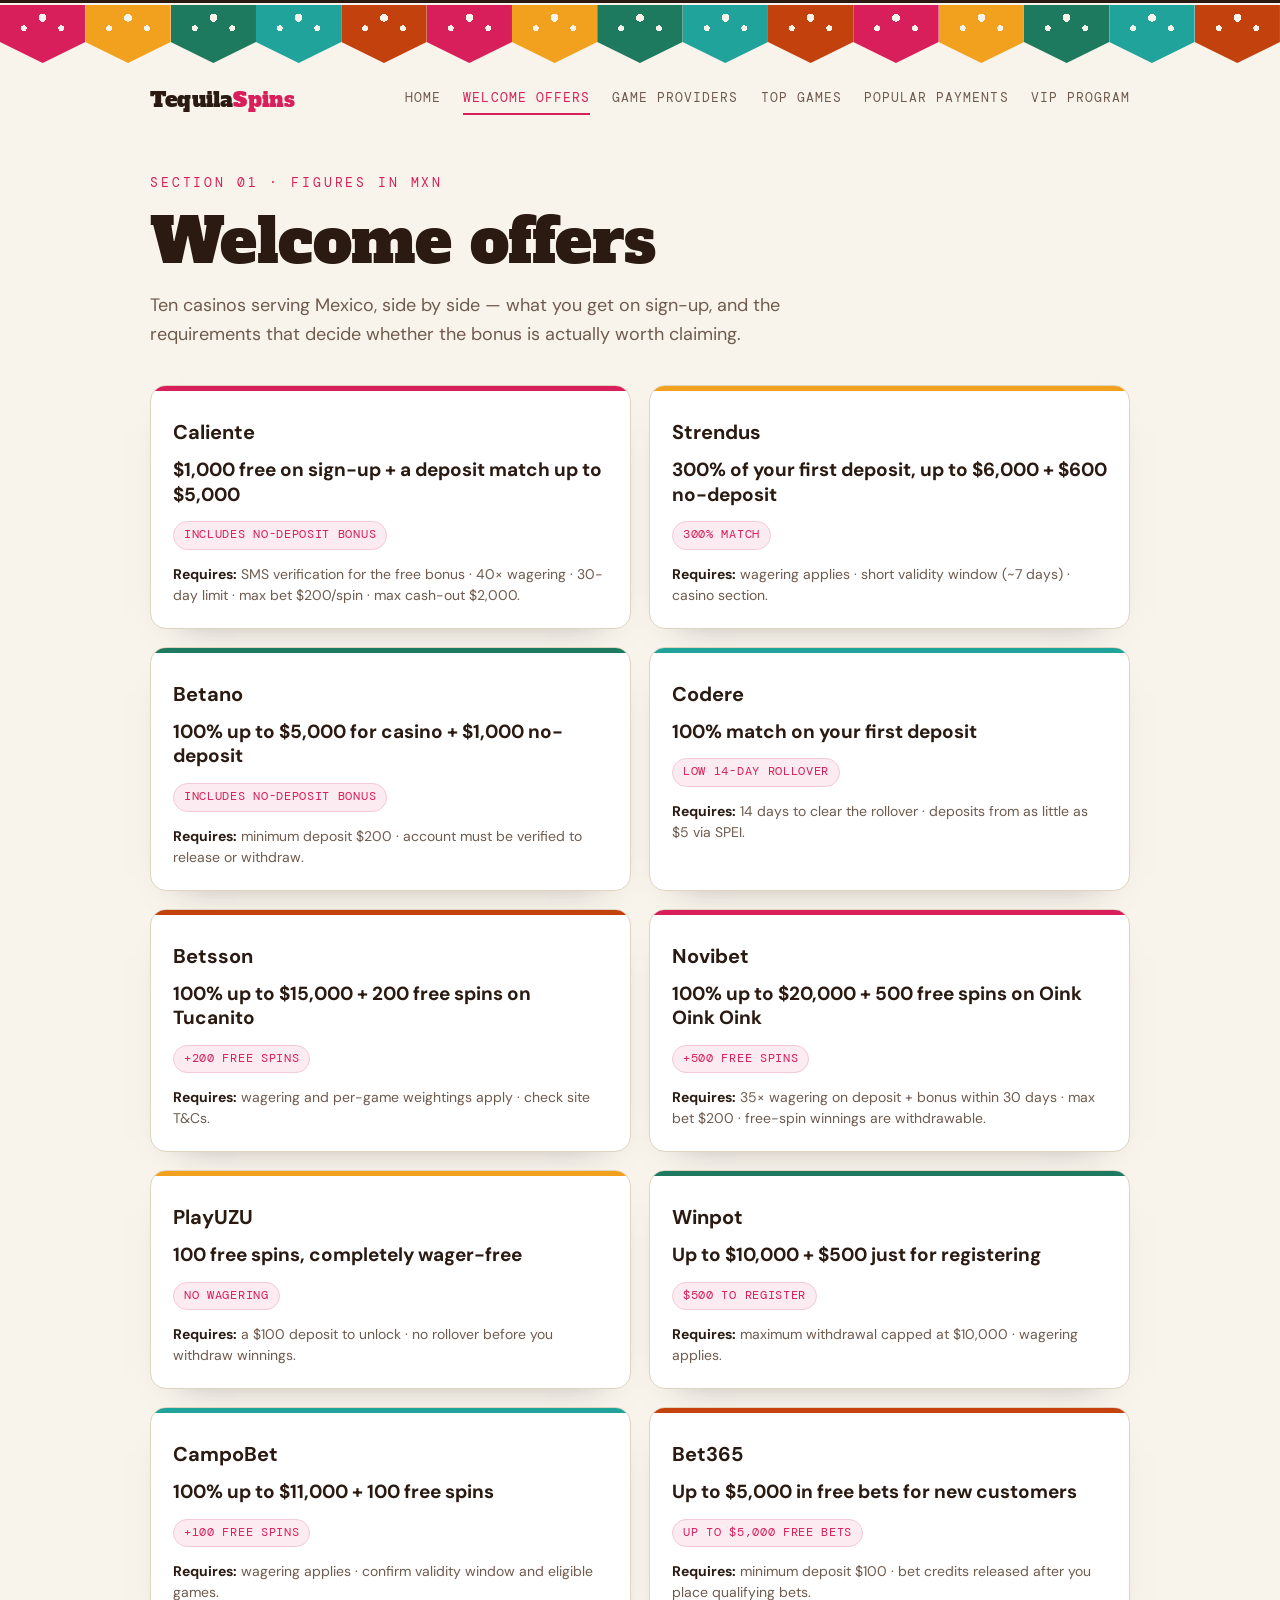
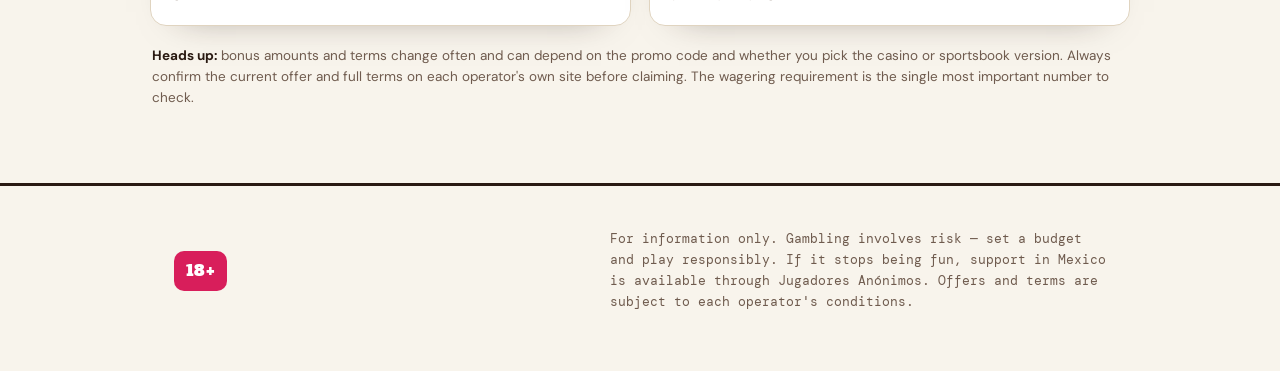
<file: welcome-offers.html>
<!DOCTYPE html>
<html lang="en">
<head>
<meta charset="UTF-8">
<meta name="viewport" content="width=device-width, initial-scale=1.0">
<title>Welcome Offers · Tequila Spins</title>
<link rel="preconnect" href="https://fonts.googleapis.com">
<link rel="preconnect" href="https://fonts.gstatic.com" crossorigin>
<link href="https://fonts.googleapis.com/css2?family=Alfa+Slab+One&family=DM+Sans:opsz,wght@9..40,400;9..40,500;9..40,700&family=DM+Mono:wght@400;500&display=swap" rel="stylesheet">
<link rel="stylesheet" href="styles.css">
</head>
<body>
<a href="#main" class="skip">Skip to content</a>

<div class="picado" aria-hidden="true">
  <span class="flag"></span><span class="flag"></span><span class="flag"></span>
  <span class="flag"></span><span class="flag"></span><span class="flag"></span>
  <span class="flag"></span><span class="flag"></span><span class="flag"></span>
  <span class="flag"></span><span class="flag"></span><span class="flag"></span>
  <span class="flag"></span><span class="flag"></span><span class="flag"></span>
</div>

<nav class="nav wrap" aria-label="Primary">
  <a class="brand" href="index.html">Tequila<span>Spins</span></a>
  <div class="links">
    <a href="index.html">Home</a>
    <a href="welcome-offers.html" aria-current="page">Welcome offers</a>
    <a href="game-providers.html">Game providers</a>
    <a href="top-games.html">Top games</a>
    <a href="popular-payments.html">Popular payments</a>
    <a href="vip-program.html">VIP program</a>
  </div>
</nav>

<header class="page-head wrap">
  <p class="eyebrow">Section 01 · figures in MXN</p>
  <h1 class="page-title">Welcome offers</h1>
  <p class="lede">Ten casinos serving Mexico, side by side — what you get on sign-up, and the requirements that decide whether the bonus is actually worth claiming.</p>
</header>

<main id="main">
  <section class="section wrap">
    <div class="offers">
      <article class="offer">
        <h2 class="brand">Caliente</h2>
        <p class="deal">$1,000 free on sign-up + a deposit match up to $5,000</p>
        <span class="chip">Includes no-deposit bonus</span>
        <p class="req"><b>Requires:</b> SMS verification for the free bonus · 40× wagering · 30-day limit · max bet $200/spin · max cash-out $2,000.</p>
      </article>

      <article class="offer">
        <h2 class="brand">Strendus</h2>
        <p class="deal">300% of your first deposit, up to $6,000 + $600 no-deposit</p>
        <span class="chip">300% match</span>
        <p class="req"><b>Requires:</b> wagering applies · short validity window (~7 days) · casino section.</p>
      </article>

      <article class="offer">
        <h2 class="brand">Betano</h2>
        <p class="deal">100% up to $5,000 for casino + $1,000 no-deposit</p>
        <span class="chip">Includes no-deposit bonus</span>
        <p class="req"><b>Requires:</b> minimum deposit $200 · account must be verified to release or withdraw.</p>
      </article>

      <article class="offer">
        <h2 class="brand">Codere</h2>
        <p class="deal">100% match on your first deposit</p>
        <span class="chip">Low 14-day rollover</span>
        <p class="req"><b>Requires:</b> 14 days to clear the rollover · deposits from as little as $5 via SPEI.</p>
      </article>

      <article class="offer">
        <h2 class="brand">Betsson</h2>
        <p class="deal">100% up to $15,000 + 200 free spins on Tucanito</p>
        <span class="chip">+200 free spins</span>
        <p class="req"><b>Requires:</b> wagering and per-game weightings apply · check site T&amp;Cs.</p>
      </article>

      <article class="offer">
        <h2 class="brand">Novibet</h2>
        <p class="deal">100% up to $20,000 + 500 free spins on Oink Oink Oink</p>
        <span class="chip">+500 free spins</span>
        <p class="req"><b>Requires:</b> 35× wagering on deposit + bonus within 30 days · max bet $200 · free-spin winnings are withdrawable.</p>
      </article>

      <article class="offer">
        <h2 class="brand">PlayUZU</h2>
        <p class="deal">100 free spins, completely wager-free</p>
        <span class="chip">No wagering</span>
        <p class="req"><b>Requires:</b> a $100 deposit to unlock · no rollover before you withdraw winnings.</p>
      </article>

      <article class="offer">
        <h2 class="brand">Winpot</h2>
        <p class="deal">Up to $10,000 + $500 just for registering</p>
        <span class="chip">$500 to register</span>
        <p class="req"><b>Requires:</b> maximum withdrawal capped at $10,000 · wagering applies.</p>
      </article>

      <article class="offer">
        <h2 class="brand">CampoBet</h2>
        <p class="deal">100% up to $11,000 + 100 free spins</p>
        <span class="chip">+100 free spins</span>
        <p class="req"><b>Requires:</b> wagering applies · confirm validity window and eligible games.</p>
      </article>

      <article class="offer">
        <h2 class="brand">Bet365</h2>
        <p class="deal">Up to $5,000 in free bets for new customers</p>
        <span class="chip">Up to $5,000 free bets</span>
        <p class="req"><b>Requires:</b> minimum deposit $100 · bet credits released after you place qualifying bets.</p>
      </article>
    </div>

    <p class="note"><b>Heads up:</b> bonus amounts and terms change often and can depend on the promo code and whether you pick the casino or sportsbook version. Always confirm the current offer and full terms on each operator's own site before claiming. The wagering requirement is the single most important number to check.</p>
  </section>
</main>

<footer>
  <div class="wrap foot-grid">
    <span class="badge18">18+</span>
    <p class="foot-text">For information only. Gambling involves risk — set a budget and play responsibly. If it stops being fun, support in Mexico is available through Jugadores Anónimos. Offers and terms are subject to each operator's conditions.</p>
  </div>
</footer>
</body>
</html>
</file>
<file: styles.css>
/* ===== Tequila Spins — shared styles ===== */
:root{
  --cal:#F8F4EC;
  --cal-deep:#EFE7D7;
  --tinta:#2A1A12;
  --muted:#6F5B4E;
  --rosa:#D81E5B;
  --sol:#F2A11E;
  --verde:#1E7A5E;
  --turquesa:#1FA39B;
  --barro:#C2410C;
  --line:#E0D4C0;
  --surface:#FFFFFF;
}
*{box-sizing:border-box;}
html{scroll-behavior:smooth;}
body{
  margin:0;background:var(--cal);color:var(--tinta);
  font-family:"DM Sans",system-ui,sans-serif;
  font-size:17px;line-height:1.6;-webkit-font-smoothing:antialiased;
}

/* ---------- Papel picado banner ---------- */
.picado{display:flex;width:100%;overflow:hidden;padding-top:2px;border-top:3px solid var(--tinta);}
.flag{
  flex:1 1 0;height:58px;transform-origin:top center;
  clip-path:polygon(0 0,100% 0,100% 64%,50% 100%,0 64%);
  -webkit-mask:
    radial-gradient(circle 4px at 50% 22%, transparent 98%, #000 100%),
    radial-gradient(circle 3px at 28% 40%, transparent 98%, #000 100%),
    radial-gradient(circle 3px at 72% 40%, transparent 98%, #000 100%);
  -webkit-mask-composite:source-in;
  mask:
    radial-gradient(circle 4px at 50% 22%, transparent 98%, #000 100%),
    radial-gradient(circle 3px at 28% 40%, transparent 98%, #000 100%),
    radial-gradient(circle 3px at 72% 40%, transparent 98%, #000 100%);
  mask-composite:intersect;
  animation:sway 4.5s ease-in-out infinite;
}
.flag:nth-child(5n+1){background:var(--rosa);}
.flag:nth-child(5n+2){background:var(--sol);}
.flag:nth-child(5n+3){background:var(--verde);}
.flag:nth-child(5n+4){background:var(--turquesa);}
.flag:nth-child(5n+5){background:var(--barro);}
.flag:nth-child(2n){animation-delay:-2.2s;}
.flag:nth-child(3n){animation-delay:-1.1s;}
@keyframes sway{0%,100%{transform:rotate(-1.4deg);}50%{transform:rotate(1.4deg);}}

.wrap{max-width:980px;margin:0 auto;padding:0 24px;}

/* ---------- Nav ---------- */
.nav{display:flex;align-items:center;justify-content:space-between;gap:16px;padding:20px 0;flex-wrap:wrap;}
.nav .brand{font-family:"Alfa Slab One",serif;font-size:21px;color:var(--tinta);text-decoration:none;letter-spacing:.01em;}
.nav .brand span{color:var(--rosa);}
.nav .links{display:flex;gap:22px;flex-wrap:wrap;}
.nav .links a{
  font-family:"DM Mono",monospace;font-size:13px;letter-spacing:.08em;text-transform:uppercase;
  color:var(--muted);text-decoration:none;padding:4px 0;border-bottom:2px solid transparent;
}
.nav .links a:hover{color:var(--tinta);}
.nav .links a[aria-current="page"]{color:var(--rosa);border-bottom-color:var(--rosa);}

/* ---------- Hero (home) ---------- */
.hero{padding:50px 0 40px;}
.eyebrow{
  font-family:"DM Mono",monospace;font-size:13px;letter-spacing:.22em;
  text-transform:uppercase;color:var(--rosa);margin:0 0 18px;
}
.hero h1{
  font-family:"Alfa Slab One",serif;font-weight:400;
  font-size:clamp(46px,8.5vw,96px);line-height:.94;margin:0;letter-spacing:-.01em;
}
.hero h1 .accent{color:var(--rosa);}
.hero .lede{max-width:62ch;font-size:19px;color:var(--muted);margin:24px 0 0;}
.rule{height:6px;width:104px;margin:28px 0 0;border-radius:3px;
  background:linear-gradient(90deg,var(--rosa) 0 34%,var(--sol) 34% 67%,var(--verde) 67% 100%);}

/* ---------- Page header (subpages) ---------- */
.page-head{padding:36px 0 28px;}
.page-title{
  font-family:"Alfa Slab One",serif;font-weight:400;
  font-size:clamp(34px,6.5vw,62px);line-height:1;margin:10px 0 0;letter-spacing:-.01em;
}
.page-head .lede{max-width:62ch;font-size:18px;color:var(--muted);margin:18px 0 0;}

/* ---------- Hub cards (home) ---------- */
.hub{display:grid;grid-template-columns:repeat(auto-fit,minmax(260px,1fr));gap:18px;padding:6px 0 30px;}
.hub-card{
  position:relative;display:block;background:var(--surface);border:1px solid var(--line);
  border-radius:16px;padding:26px 24px;text-decoration:none;color:var(--tinta);overflow:hidden;
  box-shadow:0 16px 36px -30px rgba(42,26,18,.55);
  transition:transform .25s ease, box-shadow .25s ease;
}
.hub-card::before{content:"";position:absolute;inset:0 0 auto 0;height:5px;}
.hub-card:nth-of-type(5n+1)::before{background:var(--rosa);}
.hub-card:nth-of-type(5n+2)::before{background:var(--sol);}
.hub-card:nth-of-type(5n+3)::before{background:var(--verde);}
.hub-card:nth-of-type(5n+4)::before{background:var(--turquesa);}
.hub-card:hover{transform:translateY(-3px);box-shadow:0 22px 44px -28px rgba(42,26,18,.6);}
.hub-card .kicker{font-family:"DM Mono",monospace;font-size:12px;letter-spacing:.12em;text-transform:uppercase;color:var(--muted);}
.hub-card h2{font-weight:700;font-size:26px;margin:8px 0 0;letter-spacing:-.01em;}
.hub-card p{color:var(--muted);font-size:15px;margin:10px 0 0;line-height:1.5;}
.hub-card .go{display:inline-block;margin:16px 0 0;font-weight:700;color:var(--rosa);}
.hub-card--soon{
  background:transparent;border:1.5px dashed var(--line);box-shadow:none;cursor:default;
  display:flex;flex-direction:column;justify-content:center;
}
.hub-card--soon::before{display:none;}
.hub-card--soon:hover{transform:none;box-shadow:none;}
.hub-card--soon .kicker{color:var(--muted);}
.hub-card--soon h2{color:var(--muted);font-size:20px;}

/* ---------- Section heads ---------- */
.section{padding:8px 0 30px;}
.section-head{display:flex;align-items:baseline;gap:16px;margin:0 0 22px;flex-wrap:wrap;}
.section-head .num{
  font-family:"DM Mono",monospace;font-size:13px;color:var(--muted);
  border:1.5px solid var(--line);border-radius:999px;padding:3px 12px;
}
.section-head h2{font-weight:700;font-size:clamp(27px,4.4vw,38px);margin:0;letter-spacing:-.02em;}
.section-head .sub{font-family:"DM Mono",monospace;font-size:12.5px;color:var(--muted);letter-spacing:.05em;}

/* ---------- Offer cards ---------- */
.offers{display:grid;grid-template-columns:repeat(2,1fr);gap:18px;}
.offer{
  position:relative;background:var(--surface);border:1px solid var(--line);
  border-radius:16px;padding:24px 22px 22px;overflow:hidden;
  box-shadow:0 16px 36px -30px rgba(42,26,18,.55);
  transition:transform .25s ease, box-shadow .25s ease;
}
.offer::before{content:"";position:absolute;inset:0 0 auto 0;height:5px;}
.offer:nth-child(5n+1)::before{background:var(--rosa);}
.offer:nth-child(5n+2)::before{background:var(--sol);}
.offer:nth-child(5n+3)::before{background:var(--verde);}
.offer:nth-child(5n+4)::before{background:var(--turquesa);}
.offer:nth-child(5n+5)::before{background:var(--barro);}
.offer:hover{transform:translateY(-3px);box-shadow:0 22px 44px -28px rgba(42,26,18,.6);}
.offer .brand{font-weight:700;font-size:20px;margin:6px 0 0;}
.offer .deal{font-weight:700;font-size:19px;line-height:1.3;margin:10px 0 0;color:var(--tinta);}
.offer .chip{
  display:inline-block;margin:14px 0 0;font-family:"DM Mono",monospace;font-size:11.5px;
  letter-spacing:.06em;text-transform:uppercase;color:var(--rosa);
  background:#FCEBF0;border:1px solid #F4C9D7;padding:4px 10px;border-radius:999px;
}
.offer .req{margin:14px 0 0;font-size:14px;color:var(--muted);line-height:1.5;}
.offer .req b{color:var(--tinta);font-weight:700;}

/* ---------- Payments table ---------- */
.card{background:var(--surface);border:1px solid var(--line);border-radius:18px;overflow:hidden;
  box-shadow:0 18px 40px -28px rgba(42,26,18,.5);}
table{width:100%;border-collapse:collapse;}
thead th{
  font-family:"DM Mono",monospace;font-size:12px;letter-spacing:.12em;text-transform:uppercase;
  color:var(--muted);text-align:left;font-weight:500;padding:18px 22px;
  background:var(--cal-deep);border-bottom:2px solid var(--line);
}
thead th:last-child{text-align:right;}
tbody td{padding:18px 22px;border-bottom:1px solid var(--line);vertical-align:middle;}
tbody tr:last-child td{border-bottom:none;}
tbody tr:hover{background:#FCF8F0;}
.method{font-weight:700;font-size:18px;white-space:nowrap;}
.pdesc{color:var(--muted);font-size:15px;line-height:1.5;}
.pop{min-width:180px;}
.pop-inner{display:flex;align-items:center;gap:12px;justify-content:flex-end;}
.bar{flex:1;max-width:120px;height:10px;border-radius:999px;background:var(--cal-deep);overflow:hidden;}
.bar__fill{display:block;height:100%;width:0;border-radius:999px;
  background:linear-gradient(90deg,var(--rosa),var(--sol));
  transition:width 1.1s cubic-bezier(.22,1,.36,1);}
.is-loaded .bar__fill{width:var(--pct);}
.pct{font-family:"DM Mono",monospace;font-weight:500;font-size:15px;min-width:38px;text-align:right;}

/* ---------- Notes + footer ---------- */
.note{margin:20px 2px 0;font-size:13.5px;color:var(--muted);line-height:1.55;}
.note b{color:var(--tinta);font-weight:700;}
footer{border-top:3px solid var(--tinta);margin-top:44px;padding:30px 0 46px;}
.foot-grid{display:flex;justify-content:space-between;gap:18px;flex-wrap:wrap;align-items:center;}
.badge18{
  font-family:"Alfa Slab One",serif;font-size:15px;color:#fff;background:var(--rosa);
  border-radius:10px;padding:8px 12px;letter-spacing:.02em;
}
.foot-text{font-family:"DM Mono",monospace;font-size:13px;color:var(--muted);max-width:62ch;line-height:1.6;}

/* ---------- Responsive ---------- */
@media (max-width:760px){.offers{grid-template-columns:1fr;}}
@media (max-width:620px){
  body{font-size:16px;}
  thead{display:none;}
  tbody td{display:block;padding:6px 18px;border:none;}
  tbody tr{display:block;padding:16px 0;border-bottom:1px solid var(--line);}
  tbody tr:last-child{border-bottom:none;}
  .method{font-size:19px;padding-top:14px;}
  .pop{padding-bottom:16px;}
  .pop-inner{justify-content:flex-start;}
  .bar{max-width:none;}
}
@media (prefers-reduced-motion:reduce){
  .flag{animation:none;}
  .bar__fill{transition:none;}
  .offer,.hub-card{transition:none;}
}
a.skip{position:absolute;left:-999px;}
a.skip:focus{left:12px;top:12px;background:var(--tinta);color:#fff;padding:8px 12px;border-radius:8px;z-index:5;}
:focus-visible{outline:3px solid var(--rosa);outline-offset:2px;}

/* ---------- Ranked list (providers / games) ---------- */
.ranklist{display:flex;flex-direction:column;gap:14px;}
.rank-item{
  position:relative;display:flex;gap:20px;align-items:flex-start;
  background:var(--surface);border:1px solid var(--line);border-radius:16px;
  padding:22px 24px;overflow:hidden;
  box-shadow:0 16px 36px -30px rgba(42,26,18,.5);
  transition:transform .2s ease, box-shadow .2s ease;
}
.rank-item::before{content:"";position:absolute;left:0;top:0;bottom:0;width:5px;}
.rank-item:nth-child(5n+1)::before{background:var(--rosa);}
.rank-item:nth-child(5n+2)::before{background:var(--sol);}
.rank-item:nth-child(5n+3)::before{background:var(--verde);}
.rank-item:nth-child(5n+4)::before{background:var(--turquesa);}
.rank-item:nth-child(5n+5)::before{background:var(--barro);}
.rank-item:hover{transform:translateY(-2px);box-shadow:0 22px 44px -28px rgba(42,26,18,.6);}
.rank-num{
  font-family:"Alfa Slab One",serif;font-size:36px;line-height:.9;
  min-width:54px;text-align:center;flex:none;color:#D9C7AE;
}
.rank-item:nth-child(1) .rank-num{color:var(--rosa);}
.rank-item:nth-child(2) .rank-num{color:var(--sol);}
.rank-item:nth-child(3) .rank-num{color:var(--verde);}
.rank-body{flex:1;}
.rank-name{font-weight:700;font-size:20px;margin:0;line-height:1.2;}
.rank-meta{
  font-family:"DM Mono",monospace;font-size:12px;letter-spacing:.05em;
  text-transform:uppercase;color:var(--muted);margin:5px 0 0;
}
.rank-desc{color:var(--muted);font-size:15px;line-height:1.5;margin:10px 0 0;}
.rank-desc b{color:var(--tinta);font-weight:700;}
@media (max-width:620px){
  .rank-item{gap:14px;padding:18px 18px;}
  .rank-num{font-size:28px;min-width:38px;}
  .rank-name{font-size:18px;}
}
</file>
